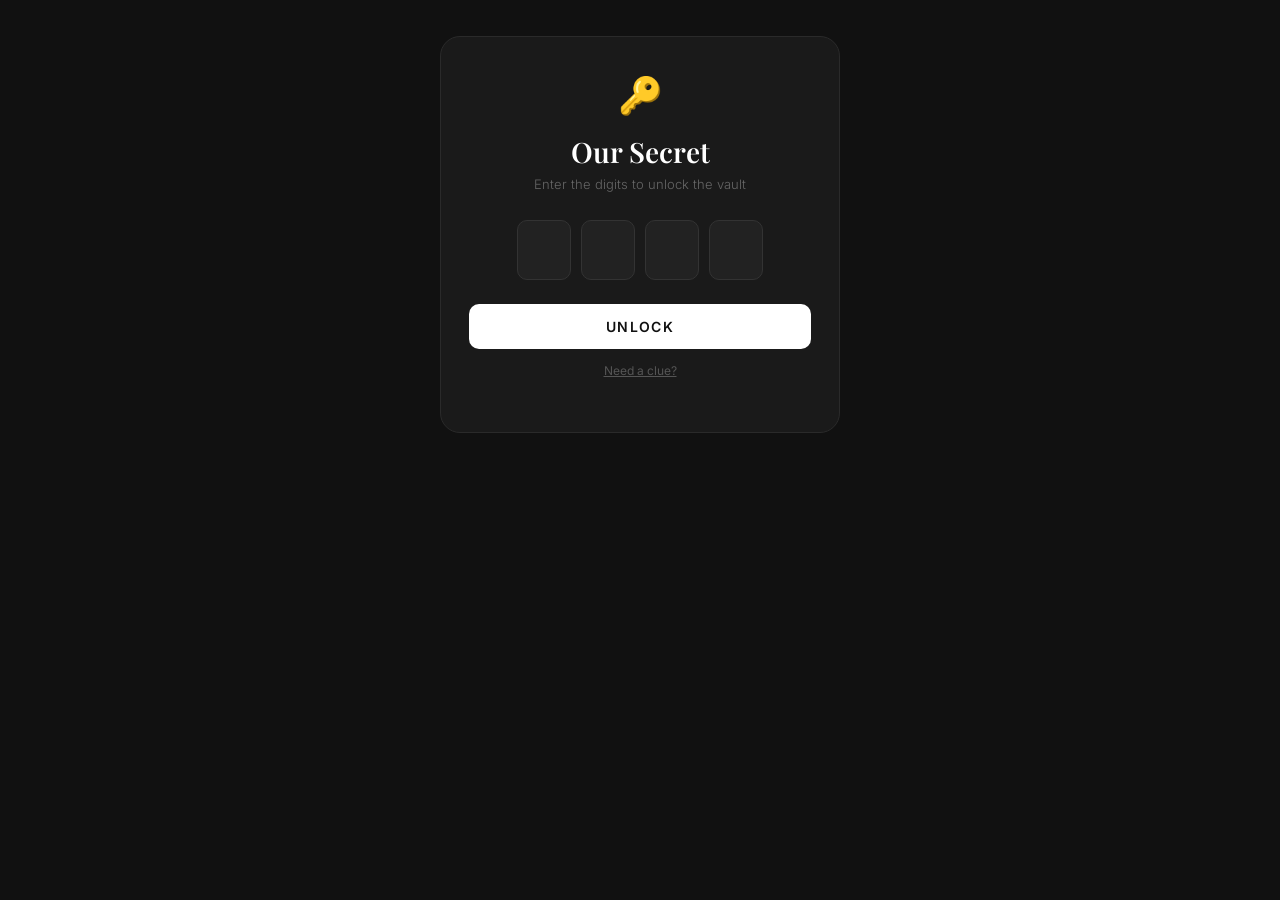
<file: index.html>
<!DOCTYPE html>
<html lang="id">
<head>
  <meta charset="UTF-8">
  <meta name="viewport" content="width=device-width, initial-scale=1.0">
  <title>Happy Monthiversary 🤍</title>
  <link href="https://fonts.googleapis.com/css2?family=Playfair+Display:ital,wght@0,600;1,400&family=Inter:wght@300;400;500&display=swap" rel="stylesheet">
  <link rel="stylesheet" href="style.css">
</head>
<body>

<div id="app">

  <!-- 1. VAULT -->
  <div id="s-vault" class="screen active">
    <div class="vault-card">
      <span class="key-icon">🔑</span>
      <div class="vault-title">Our Secret</div>
      <div class="vault-sub">Enter the digits to unlock the vault</div>
      <div class="digit-row">
        <input class="dbox" id="d0" maxlength="1" type="password" inputmode="numeric">
        <input class="dbox" id="d1" maxlength="1" type="password" inputmode="numeric">
        <input class="dbox" id="d2" maxlength="1" type="password" inputmode="numeric">
        <input class="dbox" id="d3" maxlength="1" type="password" inputmode="numeric">
      </div>
      <button class="unlock-btn" onclick="checkCode()">UNLOCK</button>
      <div class="clue-link" onclick="showClue()">Need a clue?</div>
      <div class="err-msg" id="vaultMsg"></div>
    </div>
  </div>

  <!-- 2. MEMORY GAME -->
  <div id="s-memory" class="screen">
    <div class="mem-title">Fragments of Us</div>
    <div class="mem-sub" id="memSub">Matches: 0 / 8</div>
    <div class="match-dots" id="matchDots"></div>
    <div class="card-grid" id="cardGrid"></div>
  </div>

  <!-- 3. POPUP -->
  <div id="s-popup" class="screen">
    <div class="popup-card">
      <div class="popup-title">You won ✨</div>
      <div class="popup-msg">i figured you would, Odi...</div>
      <button class="cont-btn" onclick="startWords()">CONTINUE</button>
    </div>
  </div>

  <!-- 4. HIDDEN WORDS -->
  <div id="s-words" class="screen">
    <div class="hw-top">
      <div class="hw-title">Hidden Words</div>
      <div class="found-badge">Found: <span id="foundCount">0</span> / 6</div>
    </div>
    <div class="para-box">
      I don't need to say too much, but if you really pay attention, you'll notice it. The way <b>YOU</b> carry yourself, the way things just seem to fall into place when you're comfortable. And maybe it's a small thing, maybe it's nothing you've thought about before, but I think you <b>LOOK</b> a little different, a little <b>BETTER</b> when things feel right. Especially <b>WITH</b> the right person around. Maybe it's just timing, or maybe it's something else. But I know I'd rather have <b>ME</b> right <b>HERE</b>.
    </div>
    <div class="word-grid" id="wordGrid"></div>
    <div class="swipe-hint">(Swipe across the letters to find the words)</div>
  </div>

  <!-- 5. LETTER -->
  <div id="s-letter" class="screen">
    <span class="env-icon" id="envIcon" onclick="openLetter()">💌</span>
    <div class="open-hint" id="openHint">tap to open, Odi</div>
    <div class="letter-card" id="letterCard">
      <div class="monthversary-badge">3 Maret — 3 Mei</div>
      <div class="letter-sal">Buat Odi, yang paling aku sayang,</div>
      <div class="letter-body">
        Terima kasih ya masih sama aku disini,<br>
        walaupun kisah kita masih bisa dibilang singkat,<br>
        tapi semoga kita tetap bersama dengan waktu yang lama ya.<br><br>

        Terima kasih ya kamu selalu mengusahakan aku,<br>
        selalu melakukan yang terbaik buat aku,<br>
        dan aku sangat sangat merasa beruntung punya kamu di hidup aku.<br><br>

        Aku minta maaf ya,<br>
        mungkin aku masih banyak kurangnya di hubungan ini,<br>
        tapi aku selalu mencoba jadi yang terbaik buat kamu sayang.<br><br>

        Tetap jadi diri kamu yaa,<br>
        aku selalu sayang sama kamu,<br>
        aku selalu cinta sama kamu,<br>
        dengan segala kelebihan dan kekurangan kamu.<br><br>

        Dimata aku kamu selalu indah,<br>
        kamu selalu cantik, selalu lucu, selalu imut, selalu manis, dan selalu menggemaskan.<br>
        Kamu selalu mengambil segala perhatian aku,<br>
        kamu selalu buat aku jatuh cinta lagi setiap detiknya.<br>
        Kamu kesayanganku, kamu duniaku, kamu semestaku, kamu segalanya bagi aku.<br><br>

        Aku harap kita bisa melewati segala hal yang ada di hubungan kita,<br>
        aku akan selalu melakukan yang terbaik buat hubungan kita.<br>
        Tetap disini sama aku ya sayang? tetap jadi pasangan aku,<br>
        aku mau kamu selamanya.<br><br>

        I love u, I still love u, I always love u,<br>
        I love everything about u, I love u more than u know,<br>
        I love u to the moon and back.
      </div>
      <hr class="letter-divider">
      <div class="letter-sign">Selamat tanggal 3 yang kedua, Odi. — dari kekasihmu, Ebie</div>
    </div>
  </div>

</div>

<script src="script.js"></script>
</body>
</html>
</file>
<file: style.css>
/* ===== RESET & BASE ===== */
* { box-sizing: border-box; margin: 0; padding: 0; }

body {
  background: #111;
  color: #f0e8f5;
  font-family: 'Inter', sans-serif;
  display: flex;
  justify-content: center;
  min-height: 100vh;
}

#app {
  display: flex;
  flex-direction: column;
  align-items: center;
  width: 100%;
  max-width: 440px;
  min-height: 100vh;
}

.screen {
  display: none;
  flex-direction: column;
  align-items: center;
  width: 100%;
  padding: 36px 20px;
}
.screen.active { display: flex; }

/* ===== VAULT ===== */
.vault-card {
  background: #1a1a1a;
  border-radius: 20px;
  padding: 36px 28px 28px;
  width: 100%;
  text-align: center;
  border: 1px solid #2a2a2a;
}
.key-icon { font-size: 36px; margin-bottom: 16px; display: block; }
.vault-title {
  font-family: 'Playfair Display', serif;
  font-size: 28px; font-weight: 600;
  color: #fff; margin-bottom: 6px;
}
.vault-sub { font-size: 13px; color: #666; margin-bottom: 28px; font-weight: 300; }

.digit-row { display: flex; gap: 10px; justify-content: center; margin-bottom: 24px; }
.dbox {
  width: 54px; height: 60px;
  background: #222; border: 1px solid #333;
  border-radius: 10px; font-size: 22px; font-weight: 500;
  color: #fff; text-align: center; outline: none;
  transition: border-color 0.2s;
  font-family: 'Inter', sans-serif;
}
.dbox:focus { border-color: #c8a84b; }

.unlock-btn {
  width: 100%; padding: 14px;
  background: #fff; color: #111;
  border: none; border-radius: 10px;
  font-size: 14px; font-weight: 600;
  letter-spacing: 0.1em; cursor: pointer;
  font-family: 'Inter', sans-serif;
  transition: opacity 0.2s;
}
.unlock-btn:hover { opacity: 0.88; }

.clue-link {
  font-size: 12px; color: #555; margin-top: 14px;
  cursor: pointer; text-decoration: underline;
}
.clue-link:hover { color: #888; }
.err-msg { font-size: 12px; color: #cc7766; margin-top: 10px; min-height: 16px; }

/* ===== MEMORY GAME ===== */
.mem-title {
  font-family: 'Playfair Display', serif;
  font-size: 24px; font-weight: 600;
  color: #fff; margin-bottom: 4px;
}
.mem-sub { font-size: 13px; color: #666; margin-bottom: 16px; }

.match-dots { display: flex; gap: 8px; margin-bottom: 12px; }
.mdot {
  width: 8px; height: 8px; border-radius: 50%;
  background: #222; border: 1px solid #333;
  transition: background 0.3s;
}
.mdot.done { background: #c8a84b; border-color: #c8a84b; }

.card-grid {
  display: grid;
  grid-template-columns: repeat(4, 72px);
  gap: 10px; margin-bottom: 20px;
}
.card {
  width: 72px; height: 72px; border-radius: 12px;
  background: #1c1c1c; border: 1px solid #2a2a2a;
  display: flex; align-items: center; justify-content: center;
  font-size: 26px; cursor: pointer;
  transition: transform 0.15s, border-color 0.2s;
  user-select: none;
}
.card:hover:not(.flipped):not(.matched) { transform: scale(1.05); border-color: #444; }
.card.flipped { background: #222; border-color: #555; }
.card.matched {
  background: #1a1a1a; border-color: #c8a84b;
  animation: matchPop 0.4s ease;
}
@keyframes matchPop {
  0% { transform: scale(1); }
  50% { transform: scale(1.08); }
  100% { transform: scale(1); }
}

/* ===== POPUP ===== */
.popup-card {
  background: #1a1a1a; border: 1px solid #2a2a2a;
  border-radius: 20px; padding: 44px 32px;
  text-align: center; width: 100%;
}
.popup-title {
  font-family: 'Playfair Display', serif;
  font-size: 28px; color: #fff; margin-bottom: 8px;
}
.popup-msg {
  font-size: 14px; color: #666; font-style: italic;
  margin-bottom: 28px;
  font-family: 'Playfair Display', serif;
}
.cont-btn {
  padding: 12px 36px; border-radius: 50px;
  border: 1px solid #333; background: transparent;
  color: #ccc; font-size: 13px;
  font-family: 'Inter', sans-serif;
  letter-spacing: 0.08em; cursor: pointer;
  transition: background 0.2s;
}
.cont-btn:hover { background: #222; }

/* ===== HIDDEN WORDS ===== */
.hw-top { text-align: center; margin-bottom: 14px; width: 100%; }
.hw-title {
  font-family: 'Playfair Display', serif;
  font-size: 22px; font-weight: 600;
  color: #fff; margin-bottom: 8px;
}
.found-badge {
  display: inline-block; padding: 4px 18px;
  border: 1px solid #2a2a2a; border-radius: 50px;
  font-size: 12px; color: #666; letter-spacing: 0.04em;
}
.found-badge span { color: #fff; font-weight: 500; }

.para-box {
  background: #1a1a1a; border-radius: 14px;
  border: 1px solid #252525; padding: 20px 18px;
  margin-bottom: 14px; width: 100%;
  font-family: 'Playfair Display', serif;
  font-style: italic; font-size: 13.5px;
  line-height: 2; color: #aaa;
}
.para-box b { color: #fff; font-style: normal; font-weight: 700; }

.word-grid {
  display: grid;
  grid-template-columns: repeat(10, 32px);
  gap: 3px; user-select: none; margin-bottom: 8px;
}
.wcell {
  width: 32px; height: 32px; background: #161616;
  border-radius: 6px; display: flex;
  align-items: center; justify-content: center;
  font-size: 12px; font-weight: 500; color: #555;
  cursor: pointer; border: 1px solid transparent;
  transition: background 0.1s, color 0.1s;
}
.wcell.sel { background: #2a2010; color: #fff; border-color: #7a6030; }
.wcell.found { background: #221a00; color: #c8a84b; border-color: #c8a84b55; }
.swipe-hint { font-size: 11px; color: #444; text-align: center; }

/* ===== LETTER ===== */
.env-icon {
  font-size: 48px; cursor: pointer;
  margin-bottom: 14px; display: inline-block;
  transition: transform 0.2s;
}
.env-icon:hover { transform: scale(1.08); }
.open-hint { font-size: 13px; color: #555; margin-bottom: 22px; }

.letter-card {
  background: #1a1a1a; border: 1px solid #2a2a2a;
  border-radius: 16px; padding: 28px 24px;
  width: 100%; opacity: 0; transform: translateY(16px);
  transition: opacity 0.6s, transform 0.6s;
  display: none;
}
.letter-card.show { opacity: 1; transform: translateY(0); display: block; }

.monthversary-badge {
  display: inline-block; margin-bottom: 18px;
  padding: 6px 20px; border-radius: 50px;
  border: 1px solid #c8a84b55; font-size: 11px;
  letter-spacing: 0.12em; color: #c8a84b;
  font-family: 'Inter', sans-serif; font-weight: 500;
}
.letter-sal {
  font-family: 'Playfair Display', serif;
  font-style: italic; font-size: 17px;
  color: #c8a84b; margin-bottom: 14px;
}
.letter-body {
  font-family: 'Playfair Display', serif;
  font-style: italic; font-size: 14px;
  line-height: 2.2; color: #aaa;
}
.letter-body em { font-style: italic; color: #ccc; }
.letter-divider { border: none; border-top: 1px solid #2a2a2a; margin: 18px 0; }
.letter-sign {
  font-family: 'Playfair Display', serif;
  font-style: italic; font-size: 13px;
  color: #666; text-align: right;
}

/* ===== ANIMASI ===== */
.confetti-dot {
  position: fixed; width: 5px; height: 5px;
  border-radius: 50%; pointer-events: none;
  animation: fall 1.8s ease-in forwards;
}
@keyframes fall {
  0% { opacity: 1; transform: translateY(0) rotate(0deg); }
  100% { opacity: 0; transform: translateY(350px) rotate(720deg); }
}
.heart-float {
  position: fixed; pointer-events: none;
  font-size: 18px; animation: floatUp 2s ease-out forwards;
}
@keyframes floatUp {
  0% { opacity: 1; transform: translateY(0) scale(1); }
  100% { opacity: 0; transform: translateY(-200px) scale(0.5); }
}
</file>
